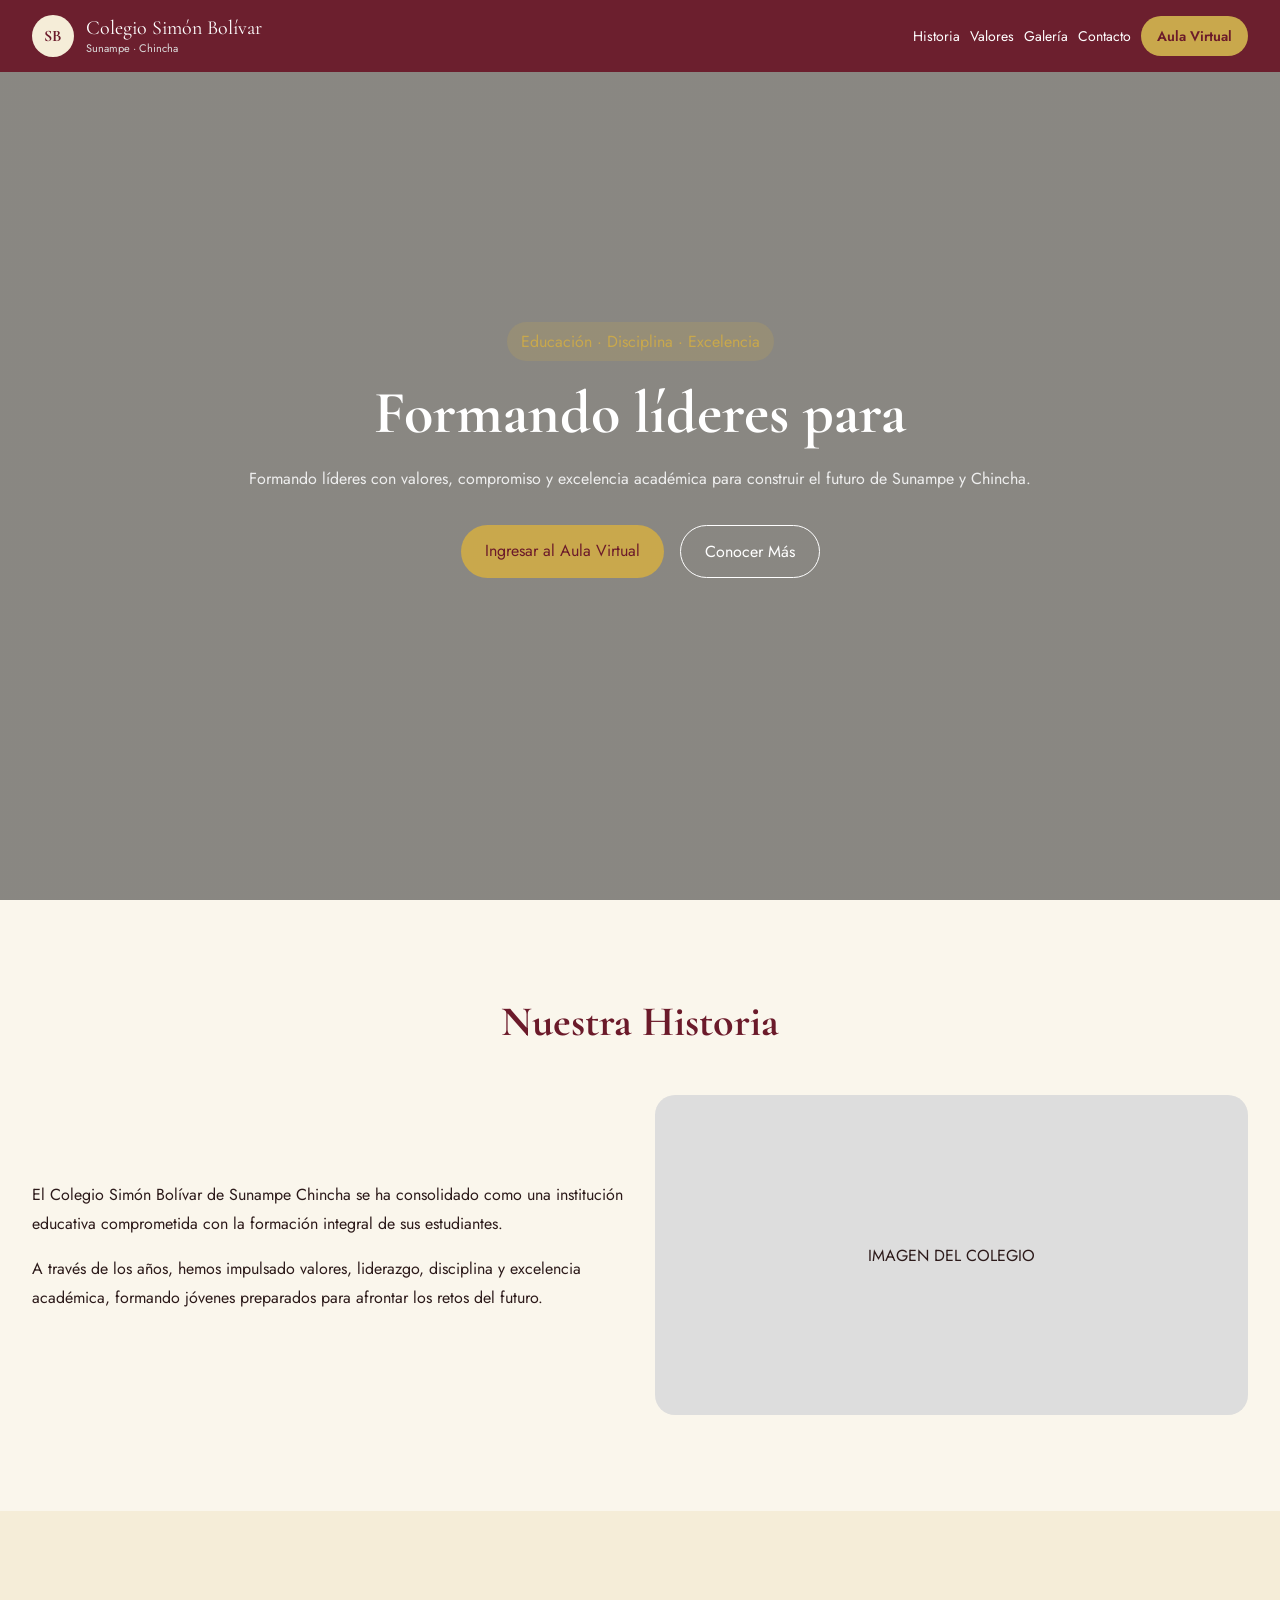
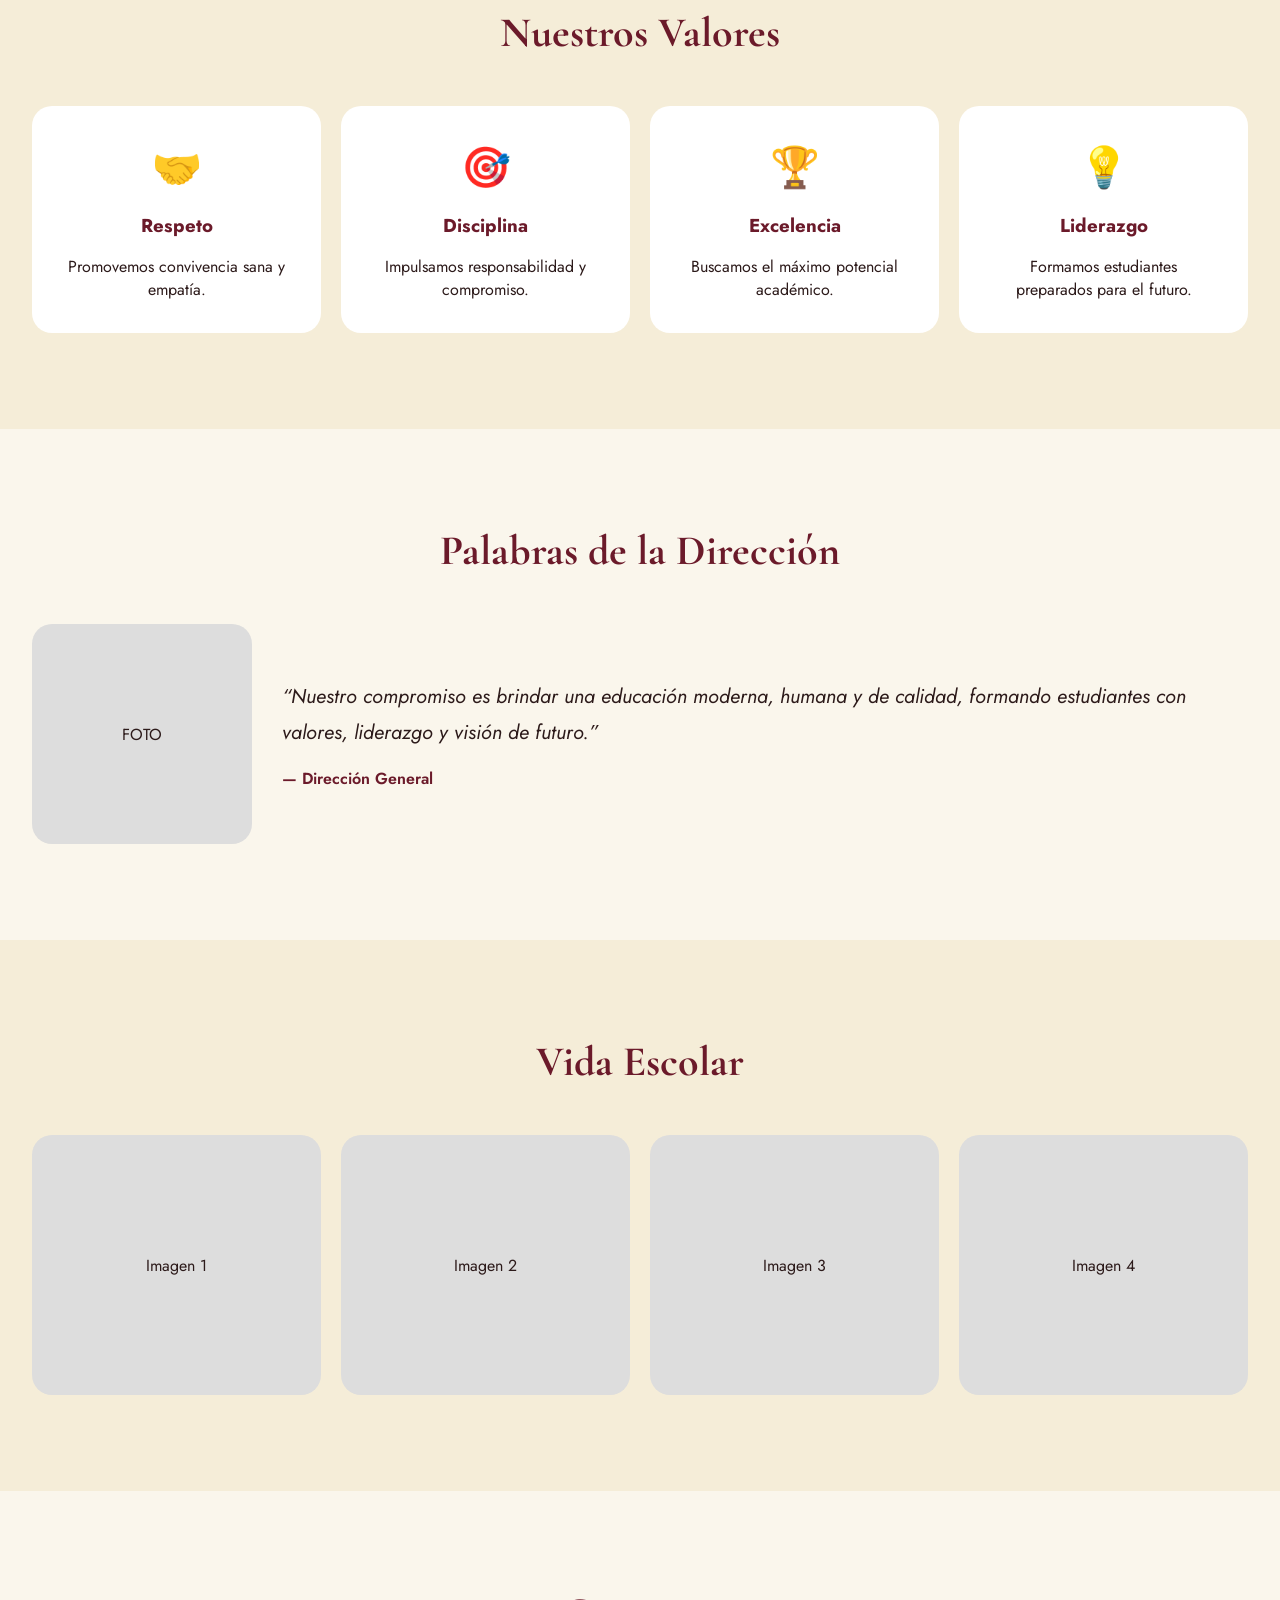
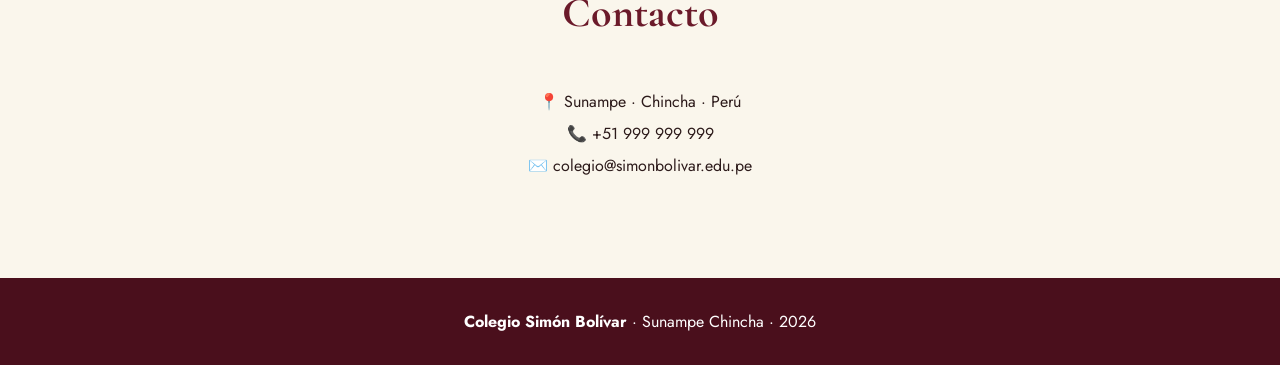
<file: index.html>
<!DOCTYPE html>
<html lang="es">
<head>

<meta charset="UTF-8">
<meta name="viewport" content="width=device-width, initial-scale=1.0">

<title>Colegio Simón Bolívar — Sunampe Chincha</title>

<link rel="stylesheet" href="index.css">

<link href="https://fonts.googleapis.com/css2?family=Cormorant+Garamond:wght@400;500;600;700&family=Jost:wght@300;400;500&display=swap" rel="stylesheet">

</head>

<body>

<!-- HEADER -->

<header>

  <div class="logo">

    <div class="escudo">SB</div>

    <div class="logo-info">
      <span class="logo-nombre">
        Colegio Simón Bolívar
      </span>

      <span class="logo-sub">
        Sunampe · Chincha
      </span>
    </div>

  </div>

  <nav>

    <a href="#historia">Historia</a>
    <a href="#valores">Valores</a>
    <a href="#galeria">Galería</a>
    <a href="#contacto">Contacto</a>

    <a href="login.html" class="btn-login">
      Aula Virtual
    </a>

  </nav>

</header>

<!-- HERO -->

<section class="hero">

  <div class="overlay"></div>

  <div class="hero-content">

    <span class="hero-badge">
      Educación · Disciplina · Excelencia
    </span>

    <h1 id="typing"></h1>

    <p>
      Formando líderes con valores, compromiso y excelencia académica
      para construir el futuro de Sunampe y Chincha.
    </p>

    <div class="hero-buttons">

      <a href="login.html" class="btn-principal">
        Ingresar al Aula Virtual
      </a>

      <a href="#historia" class="btn-secundario">
        Conocer Más
      </a>

    </div>

  </div>

</section>

<!-- HISTORIA -->

<section class="section" id="historia">

  <h2 class="titulo-seccion">
    Nuestra Historia
  </h2>

  <div class="historia-grid">

    <div class="historia-texto">

      <p>
        El Colegio Simón Bolívar de Sunampe Chincha se ha consolidado
        como una institución educativa comprometida con la formación
        integral de sus estudiantes.
      </p>

      <p>
        A través de los años, hemos impulsado valores, liderazgo,
        disciplina y excelencia académica, formando jóvenes preparados
        para afrontar los retos del futuro.
      </p>

    </div>

    <div class="historia-img">
      IMAGEN DEL COLEGIO
    </div>

  </div>

</section>

<!-- VALORES -->

<section class="section crema" id="valores">

  <h2 class="titulo-seccion">
    Nuestros Valores
  </h2>

  <div class="valores-grid">

    <div class="valor-card">
      <span>🤝</span>
      <h3>Respeto</h3>
      <p>Promovemos convivencia sana y empatía.</p>
    </div>

    <div class="valor-card">
      <span>🎯</span>
      <h3>Disciplina</h3>
      <p>Impulsamos responsabilidad y compromiso.</p>
    </div>

    <div class="valor-card">
      <span>🏆</span>
      <h3>Excelencia</h3>
      <p>Buscamos el máximo potencial académico.</p>
    </div>

    <div class="valor-card">
      <span>💡</span>
      <h3>Liderazgo</h3>
      <p>Formamos estudiantes preparados para el futuro.</p>
    </div>

  </div>

</section>

<!-- DIRECTORA -->

<section class="section">

  <h2 class="titulo-seccion">
    Palabras de la Dirección
  </h2>

  <div class="directora-box">

    <div class="directora-img">
      FOTO
    </div>

    <div>

      <p class="mensaje">
        “Nuestro compromiso es brindar una educación moderna,
        humana y de calidad, formando estudiantes con valores,
        liderazgo y visión de futuro.”
      </p>

      <span class="firma">
        — Dirección General
      </span>

    </div>

  </div>

</section>

<!-- GALERÍA -->

<section class="section crema" id="galeria">

  <h2 class="titulo-seccion">
    Vida Escolar
  </h2>

  <div class="galeria-grid">

    <div class="galeria-item">
      Imagen 1
    </div>

    <div class="galeria-item">
      Imagen 2
    </div>

    <div class="galeria-item">
      Imagen 3
    </div>

    <div class="galeria-item">
      Imagen 4
    </div>

  </div>

</section>

<!-- CONTACTO -->

<section class="section" id="contacto">

  <h2 class="titulo-seccion">
    Contacto
  </h2>

  <div class="contacto-box">

    <p>📍 Sunampe · Chincha · Perú</p>

    <p>📞 +51 999 999 999</p>

    <p>✉️ colegio@simonbolivar.edu.pe</p>

  </div>

</section>

<!-- FOOTER -->

<footer>

  <strong>Colegio Simón Bolívar</strong>

  · Sunampe Chincha · 2026

</footer>

<script src="index.js"></script>

</body>
</html>
</file>
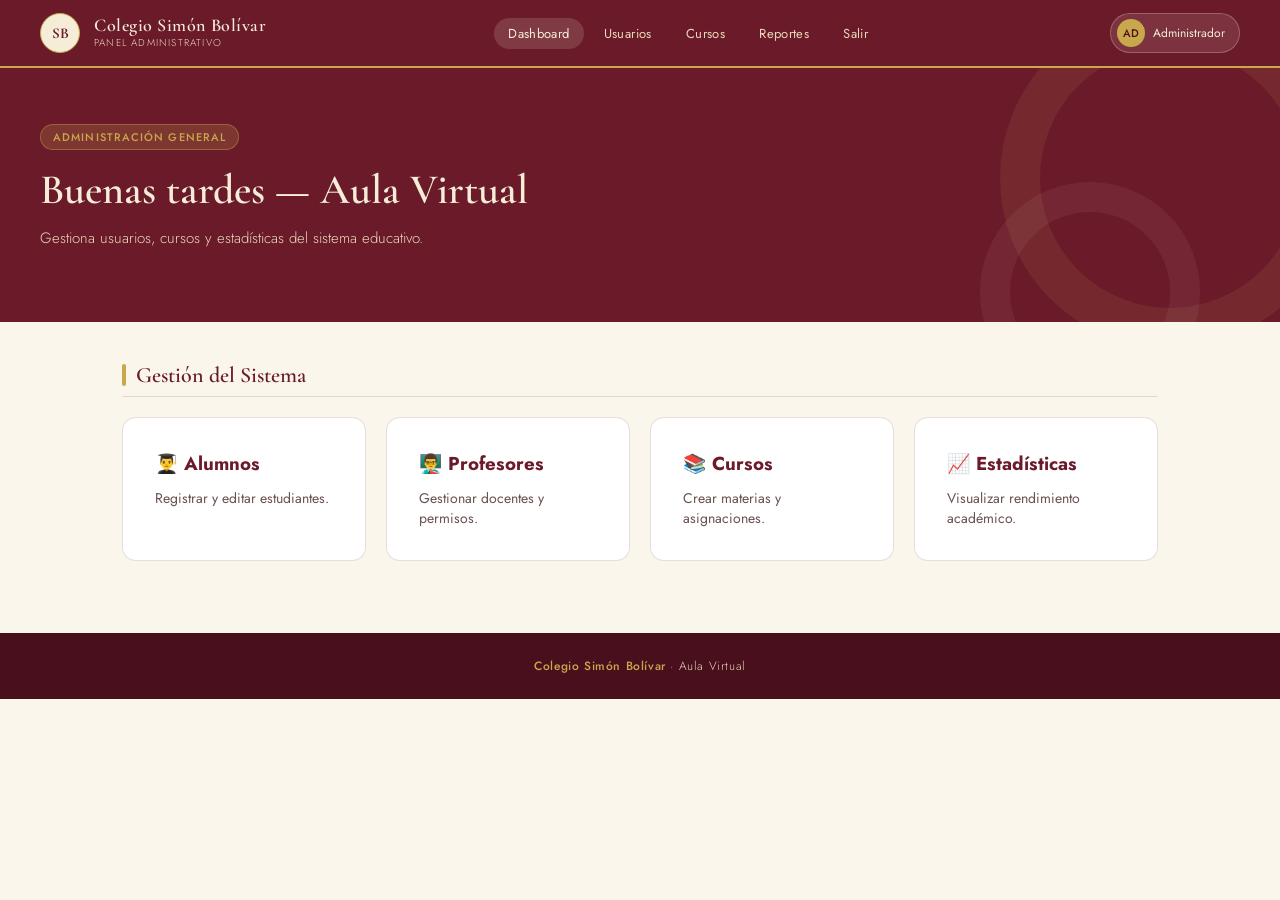
<file: admin.html>
<!DOCTYPE html>
<html lang="es">
<head>

<meta charset="UTF-8">
<meta name="viewport" content="width=device-width, initial-scale=1.0">

<title>Administrador — Aula Virtual</title>

<link rel="stylesheet" href="dashboard.css">
<link rel="stylesheet" href="admin.css">

<link href="https://fonts.googleapis.com/css2?family=Cormorant+Garamond:wght@400;600&family=Jost:wght@300;400;500&display=swap" rel="stylesheet">

</head>

<body>

<header>

  <div class="logo">
    <div class="escudo">SB</div>

    <div class="logo-info">
      <span class="logo-nombre">Colegio Simón Bolívar</span>
      <span class="logo-sub">Panel Administrativo</span>
    </div>
  </div>

  <nav id="nav-menu">
    <a href="admin.html" class="active">Dashboard</a>
    <a href="#">Usuarios</a>
    <a href="#">Cursos</a>
    <a href="#">Reportes</a>
    <a href="login.html">Salir</a>
  </nav>

  <div class="header-right">

    <div class="btn-usuario">
      <div class="avatar">AD</div>
      <span>Administrador</span>
    </div>

  </div>

</header>

<div class="hero">

  <div class="hero-inner">

    <span class="hero-badge">
      Administración General
    </span>

    <h1>Panel Administrativo</h1>

    <p>
      Gestiona usuarios, cursos y estadísticas
      del sistema educativo.
    </p>

  </div>

</div>

<main>

<h2 class="seccion-titulo">
  Gestión del Sistema
</h2>

<div class="admin-grid">

  <div class="admin-box">
    <h3>👨‍🎓 Alumnos</h3>
    <p>Registrar y editar estudiantes.</p>
  </div>

  <div class="admin-box">
    <h3>👨‍🏫 Profesores</h3>
    <p>Gestionar docentes y permisos.</p>
  </div>

  <div class="admin-box">
    <h3>📚 Cursos</h3>
    <p>Crear materias y asignaciones.</p>
  </div>

  <div class="admin-box">
    <h3>📈 Estadísticas</h3>
    <p>Visualizar rendimiento académico.</p>
  </div>

</div>

</main>

<footer>
  <strong>Colegio Simón Bolívar</strong>
  · Aula Virtual
</footer>

<script src="script.js"></script>

</body>
</html>
</file>
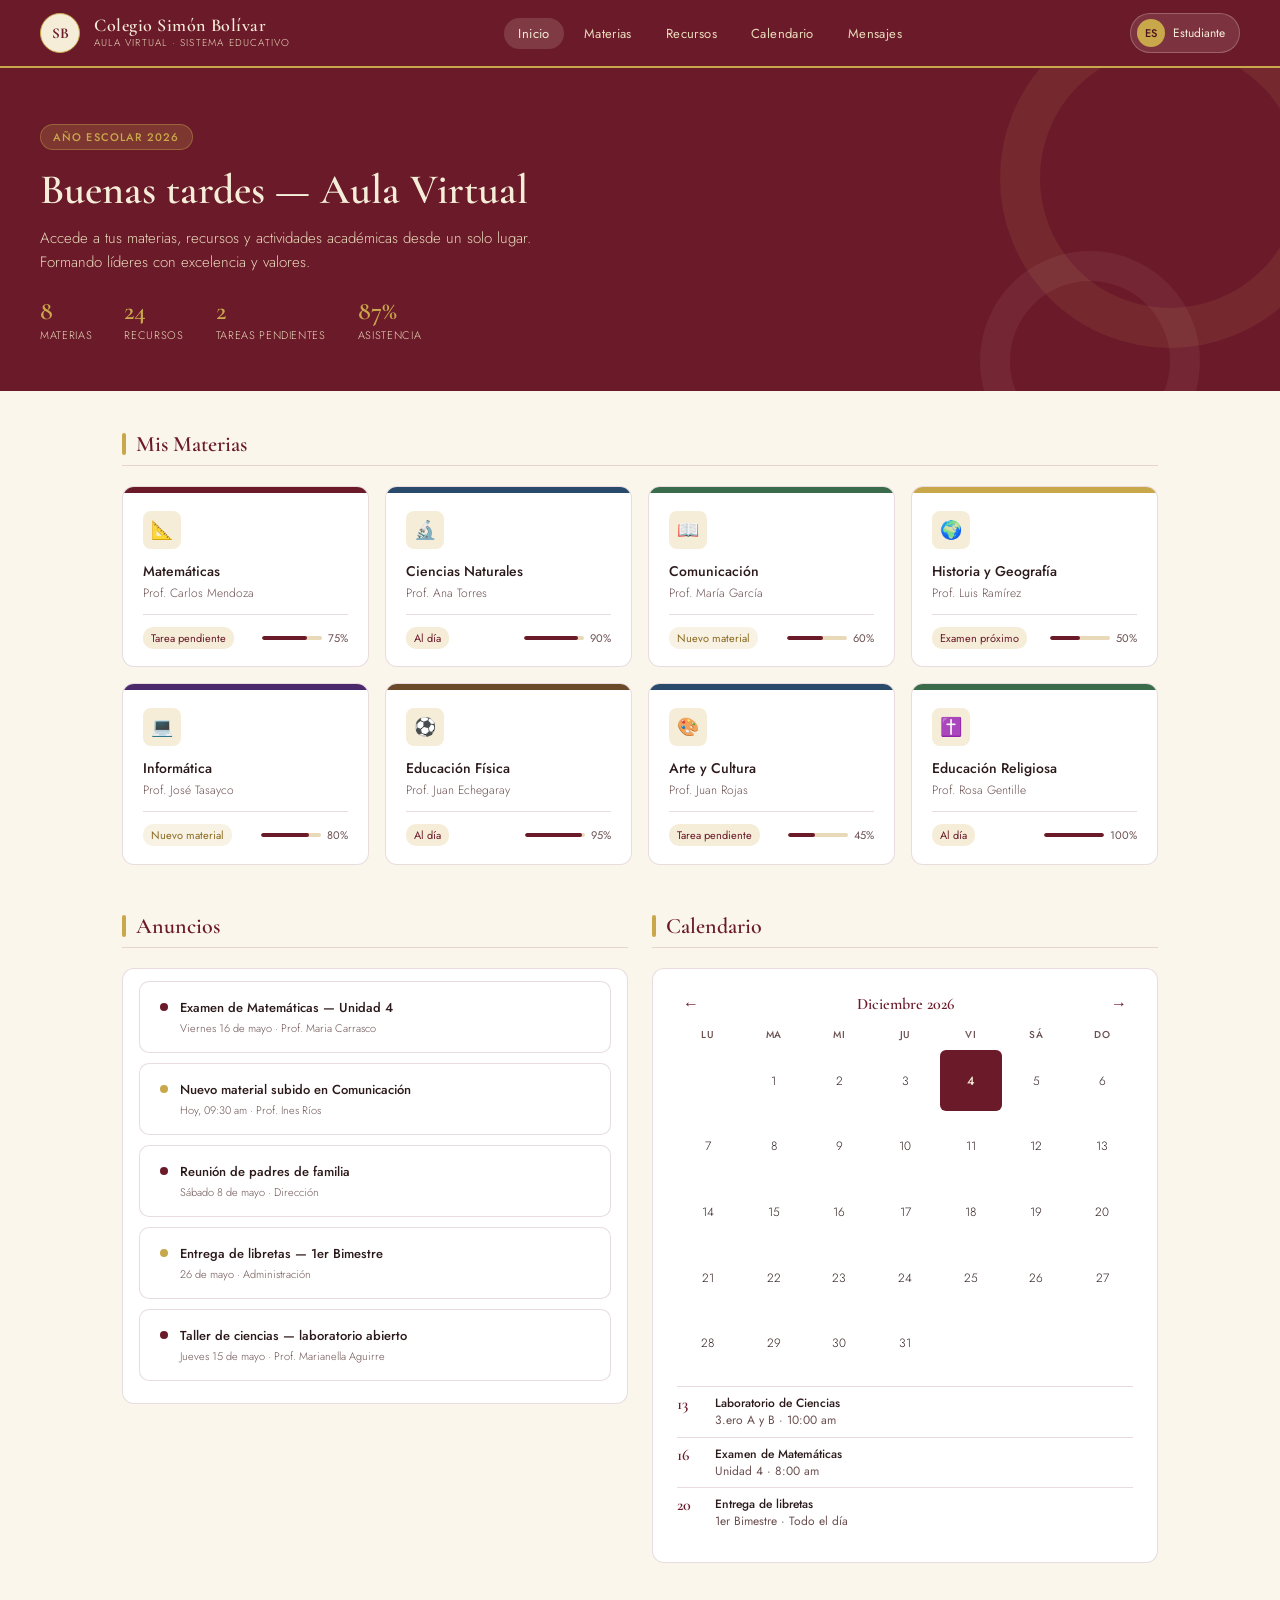
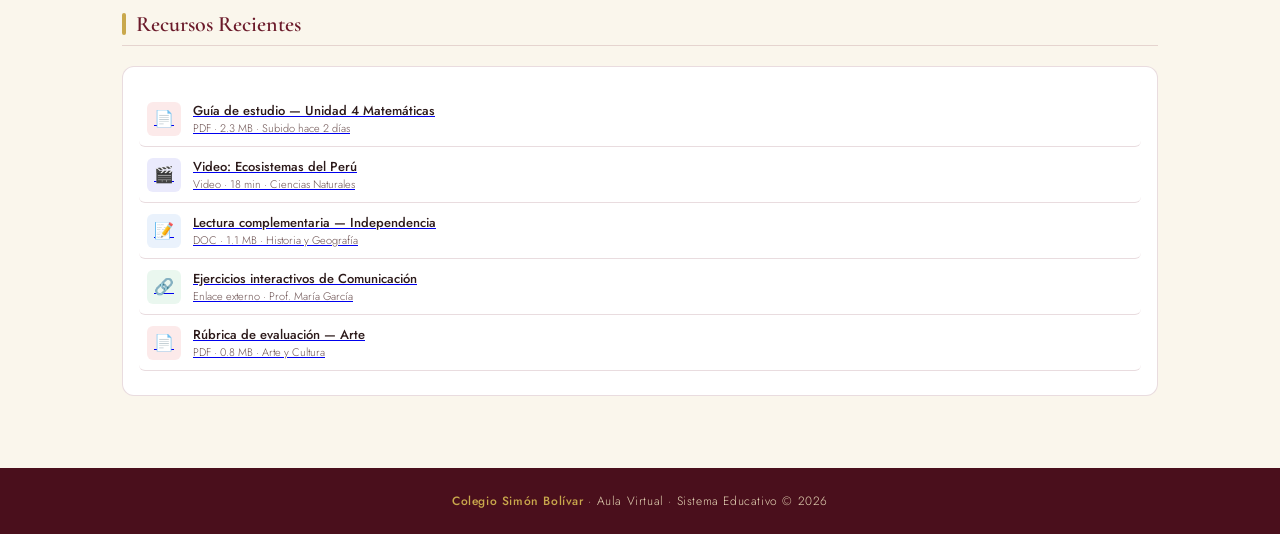
<file: dashboard.html>
<!DOCTYPE html>
<html lang="es">
<head>
  <meta charset="UTF-8">
  <meta name="viewport" content="width=device-width, initial-scale=1.0">
  <title>Aula Virtual — Colegio Simón Bolívar</title>
  <link href="https://fonts.googleapis.com/css2?family=Cormorant+Garamond:wght@400;500;600;700&family=Jost:wght@300;400;500&display=swap" rel="stylesheet">
  <link rel="stylesheet" href="dashboard.css">
</head>
<body>

<header>
  <div class="logo">
    <div class="escudo">SB</div>
    <div class="logo-info">
      <span class="logo-nombre">Colegio Simón Bolívar</span>
      <span class="logo-sub">Aula Virtual · Sistema Educativo</span>
    </div>
  </div>

  <nav id="nav-menu">
    <a href="dashboard.html" class="active">Inicio</a>
    <a href="materias.html">Materias</a>
    <a href="recursos.html">Recursos</a>
    <a href="calendario.html">Calendario</a>
    <a href="mensajes.html">Mensajes</a>
  </nav>

  <div class="header-right">
    <div class="btn-usuario">
      <div class="avatar">ES</div>
      <span>Estudiante</span>
    </div>
    <button class="btn-hamburguesa" id="btn-menu" aria-label="Abrir menú" aria-expanded="false">
      <span></span><span></span><span></span>
    </button>
  </div>
</header>

<div class="hero">
  <div class="hero-inner">
    <span class="hero-badge">Año Escolar 2026</span>
    <h1>Bienvenido al Aula Virtual</h1>
    <p>Accede a tus materias, recursos y actividades académicas desde un solo lugar. Formando líderes con excelencia y valores.</p>
    <div class="hero-stats">
      <div class="stat">
        <span class="stat-num">8</span>
        <span class="stat-label">Materias</span>
      </div>
      <div class="stat">
        <span class="stat-num">24</span>
        <span class="stat-label">Recursos</span>
      </div>
      <div class="stat">
        <span class="stat-num">3</span>
        <span class="stat-label">Tareas pendientes</span>
      </div>
      <div class="stat">
        <span class="stat-num">87%</span>
        <span class="stat-label">Asistencia</span>
      </div>
    </div>
  </div>
</div>

<main>

  <h2 class="seccion-titulo">Mis Materias</h2>
  <div class="grid-materias">

    <a class="materia-card" href="materias.html">
      <div class="materia-header"></div>
      <div class="materia-body">
        <div class="materia-icono">📐</div>
        <div class="materia-nombre">Matemáticas</div>
        <div class="materia-docente">Prof. Carlos Mendoza</div>
        <div class="materia-footer">
          <span class="tag">Tarea pendiente</span>
          <div class="progreso-wrap">
            <div class="progreso-bar"><div class="progreso-fill" style="width:75%"></div></div>
            <span class="progreso-num">75%</span>
          </div>
        </div>
      </div>
    </a>

    <a class="materia-card" href="materias.html">
      <div class="materia-header azul"></div>
      <div class="materia-body">
        <div class="materia-icono">🔬</div>
        <div class="materia-nombre">Ciencias Naturales</div>
        <div class="materia-docente">Prof. Ana Torres</div>
        <div class="materia-footer">
          <span class="tag">Al día</span>
          <div class="progreso-wrap">
            <div class="progreso-bar"><div class="progreso-fill" style="width:90%"></div></div>
            <span class="progreso-num">90%</span>
          </div>
        </div>
      </div>
    </a>

    <a class="materia-card" href="materias.html">
      <div class="materia-header verde"></div>
      <div class="materia-body">
        <div class="materia-icono">📖</div>
        <div class="materia-nombre">Comunicación</div>
        <div class="materia-docente">Prof. María García</div>
        <div class="materia-footer">
          <span class="tag nuevo">Nuevo material</span>
          <div class="progreso-wrap">
            <div class="progreso-bar"><div class="progreso-fill" style="width:60%"></div></div>
            <span class="progreso-num">60%</span>
          </div>
        </div>
      </div>
    </a>

    <a class="materia-card" href="materias.html">
      <div class="materia-header oro"></div>
      <div class="materia-body">
        <div class="materia-icono">🌍</div>
        <div class="materia-nombre">Historia y Geografía</div>
        <div class="materia-docente">Prof. Luis Ramírez</div>
        <div class="materia-footer">
          <span class="tag">Examen próximo</span>
          <div class="progreso-wrap">
            <div class="progreso-bar"><div class="progreso-fill" style="width:50%"></div></div>
            <span class="progreso-num">50%</span>
          </div>
        </div>
      </div>
    </a>

    <a class="materia-card" href="materias.html">
      <div class="materia-header morado"></div>
      <div class="materia-body">
        <div class="materia-icono">💻</div>
        <div class="materia-nombre">Informática</div>
        <div class="materia-docente">Prof. José Tasayco</div>
        <div class="materia-footer">
          <span class="tag nuevo">Nuevo material</span>
          <div class="progreso-wrap">
            <div class="progreso-bar"><div class="progreso-fill" style="width:80%"></div></div>
            <span class="progreso-num">80%</span>
          </div>
        </div>
      </div>
    </a>

    <a class="materia-card" href="materias.html">
      <div class="materia-header cafe"></div>
      <div class="materia-body">
        <div class="materia-icono">⚽</div>
        <div class="materia-nombre">Educación Física</div>
        <div class="materia-docente">Prof. Juan Echegaray</div>
        <div class="materia-footer">
          <span class="tag">Al día</span>
          <div class="progreso-wrap">
            <div class="progreso-bar"><div class="progreso-fill" style="width:95%"></div></div>
            <span class="progreso-num">95%</span>
          </div>
        </div>
      </div>
    </a>

    <a class="materia-card" href="materias.html">
      <div class="materia-header azul"></div>
      <div class="materia-body">
        <div class="materia-icono">🎨</div>
        <div class="materia-nombre">Arte y Cultura</div>
        <div class="materia-docente">Prof. Juan Rojas</div>
        <div class="materia-footer">
          <span class="tag">Tarea pendiente</span>
          <div class="progreso-wrap">
            <div class="progreso-bar"><div class="progreso-fill" style="width:45%"></div></div>
            <span class="progreso-num">45%</span>
          </div>
        </div>
      </div>
    </a>

    <a class="materia-card" href="materias.html">
      <div class="materia-header verde"></div>
      <div class="materia-body">
        <div class="materia-icono">✝️</div>
        <div class="materia-nombre">Educación Religiosa</div>
        <div class="materia-docente">Prof. Rosa Gentille</div>
        <div class="materia-footer">
          <span class="tag">Al día</span>
          <div class="progreso-wrap">
            <div class="progreso-bar"><div class="progreso-fill" style="width:100%"></div></div>
            <span class="progreso-num">100%</span>
          </div>
        </div>
      </div>
    </a>

  </div>

  <div class="dos-columnas">

    <div>
      <h2 class="seccion-titulo">Anuncios</h2>
      <div class="card" style="padding: 0.75rem 1rem;">
        <div class="anuncio">
          <div class="anuncio-dot"></div>
          <div>
            <div class="anuncio-titulo">Examen de Matemáticas — Unidad 4</div>
            <div class="anuncio-meta">Viernes 16 de mayo · Prof. Maria Carrasco</div>
          </div>
        </div>
        <div class="anuncio">
          <div class="anuncio-dot oro"></div>
          <div>
            <div class="anuncio-titulo">Nuevo material subido en Comunicación</div>
            <div class="anuncio-meta">Hoy, 09:30 am · Prof. Ines Ríos</div>
          </div>
        </div>
        <div class="anuncio">
          <div class="anuncio-dot"></div>
          <div>
            <div class="anuncio-titulo">Reunión de padres de familia</div>
            <div class="anuncio-meta">Sábado 8 de mayo · Dirección</div>
          </div>
        </div>
        <div class="anuncio">
          <div class="anuncio-dot oro"></div>
          <div>
            <div class="anuncio-titulo">Entrega de libretas — 1er Bimestre</div>
            <div class="anuncio-meta">26 de mayo · Administración</div>
          </div>
        </div>
        <div class="anuncio">
          <div class="anuncio-dot"></div>
          <div>
            <div class="anuncio-titulo">Taller de ciencias — laboratorio abierto</div>
            <div class="anuncio-meta">Jueves 15 de mayo · Prof. Marianella Aguirre</div>
          </div>
        </div>
      </div>
    </div>

    <div>
      <h2 class="seccion-titulo">Calendario</h2>
      <div class="card">
        <div class="cal-mes">
          <button class="cal-btn" onclick="cambiarMes(-1)" aria-label="Mes anterior">&#8592;</button>
          <span id="cal-titulo">Mayo 2026</span>
          <button class="cal-btn" onclick="cambiarMes(1)" aria-label="Mes siguiente">&#8594;</button>
        </div>
        <div class="cal-grid" id="cal-grid"></div>
        <div class="evento-lista">
          <div class="evento-item">
            <span class="evento-fecha">13</span>
            <span class="evento-desc">
              <span class="evento-nombre">Laboratorio de Ciencias</span>
              3.ero A y B · 10:00 am
            </span>
          </div>
          <div class="evento-item">
            <span class="evento-fecha">16</span>
            <span class="evento-desc">
              <span class="evento-nombre">Examen de Matemáticas</span>
              Unidad 4 · 8:00 am
            </span>
          </div>
          <div class="evento-item">
            <span class="evento-fecha">20</span>
            <span class="evento-desc">
              <span class="evento-nombre">Entrega de libretas</span>
              1er Bimestre · Todo el día
            </span>
          </div>
        </div>
      </div>
    </div>

  </div>

  <h2 class="seccion-titulo">Recursos Recientes</h2>
  <div class="card">
    <a class="recurso" href="recursos.html">
      <div class="recurso-icono pdf">📄</div>
      <div>
        <div class="recurso-nombre">Guía de estudio — Unidad 4 Matemáticas</div>
        <div class="recurso-meta">PDF · 2.3 MB · Subido hace 2 días</div>
      </div>
    </a>
    <a class="recurso" href="recursos.html">
      <div class="recurso-icono vid">🎬</div>
      <div>
        <div class="recurso-nombre">Video: Ecosistemas del Perú</div>
        <div class="recurso-meta">Video · 18 min · Ciencias Naturales</div>
      </div>
    </a>
    <a class="recurso" href="recursos.html">
      <div class="recurso-icono doc">📝</div>
      <div>
        <div class="recurso-nombre">Lectura complementaria — Independencia</div>
        <div class="recurso-meta">DOC · 1.1 MB · Historia y Geografía</div>
      </div>
    </a>
    <a class="recurso" href="recursos.html">
      <div class="recurso-icono link">🔗</div>
      <div>
        <div class="recurso-nombre">Ejercicios interactivos de Comunicación</div>
        <div class="recurso-meta">Enlace externo · Prof. María García</div>
      </div>
    </a>
    <a class="recurso" href="recursos.html">
      <div class="recurso-icono pdf">📄</div>
      <div>
        <div class="recurso-nombre">Rúbrica de evaluación — Arte</div>
        <div class="recurso-meta">PDF · 0.8 MB · Arte y Cultura</div>
      </div>
    </a>
  </div>

</main>

<footer>
  <strong>Colegio Simón Bolívar</strong> · Aula Virtual · Sistema Educativo &copy; 2026
</footer>

<script src="script.js"></script>
</body>
</html>
</file>
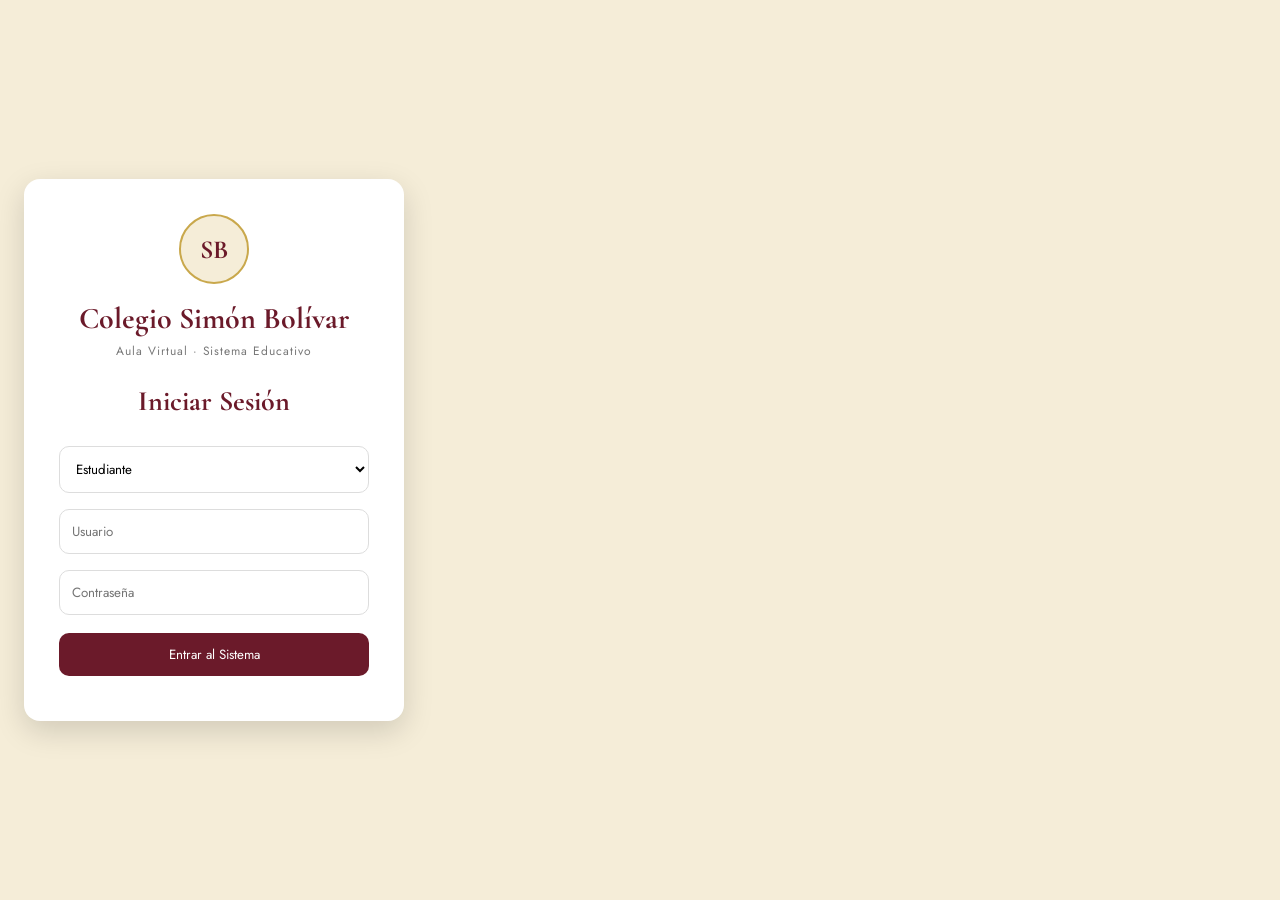
<file: login.html>
<!DOCTYPE html>
<html lang="es">
<head>

<meta charset="UTF-8">
<meta name="viewport" content="width=device-width, initial-scale=1.0">

<title>Login — Colegio Simón Bolívar</title>

<link rel="stylesheet" href="login.css">

<link href="https://fonts.googleapis.com/css2?family=Cormorant+Garamond:wght@400;600&family=Jost:wght@300;400;500&display=swap" rel="stylesheet">

</head>

<body>

<div class="login-container">

  <div class="box login-card">

    <div class="logo-area">

      <div class="escudo">SB</div>

      <h1>Colegio Simón Bolívar</h1>

      <p>Aula Virtual · Sistema Educativo</p>

    </div>

    <h2>Iniciar Sesión</h2>

    <select id="rol">

      <option value="estudiante">
        Estudiante
      </option>

      <option value="profesor">
        Profesor
      </option>

      <option value="admin">
        Administrador
      </option>

    </select>

    <input
      type="text"
      id="user"
      placeholder="Usuario"
    >

    <input
      type="password"
      id="pass"
      placeholder="Contraseña"
    >

    <button onclick="login()">
      Entrar al Sistema
    </button>

    <div
      class="error"
      id="error">
    </div>

  </div> <!-- login-card -->

</div> <!-- login-container -->

<script src="login.js"></script>

</body>
</html>
</file>
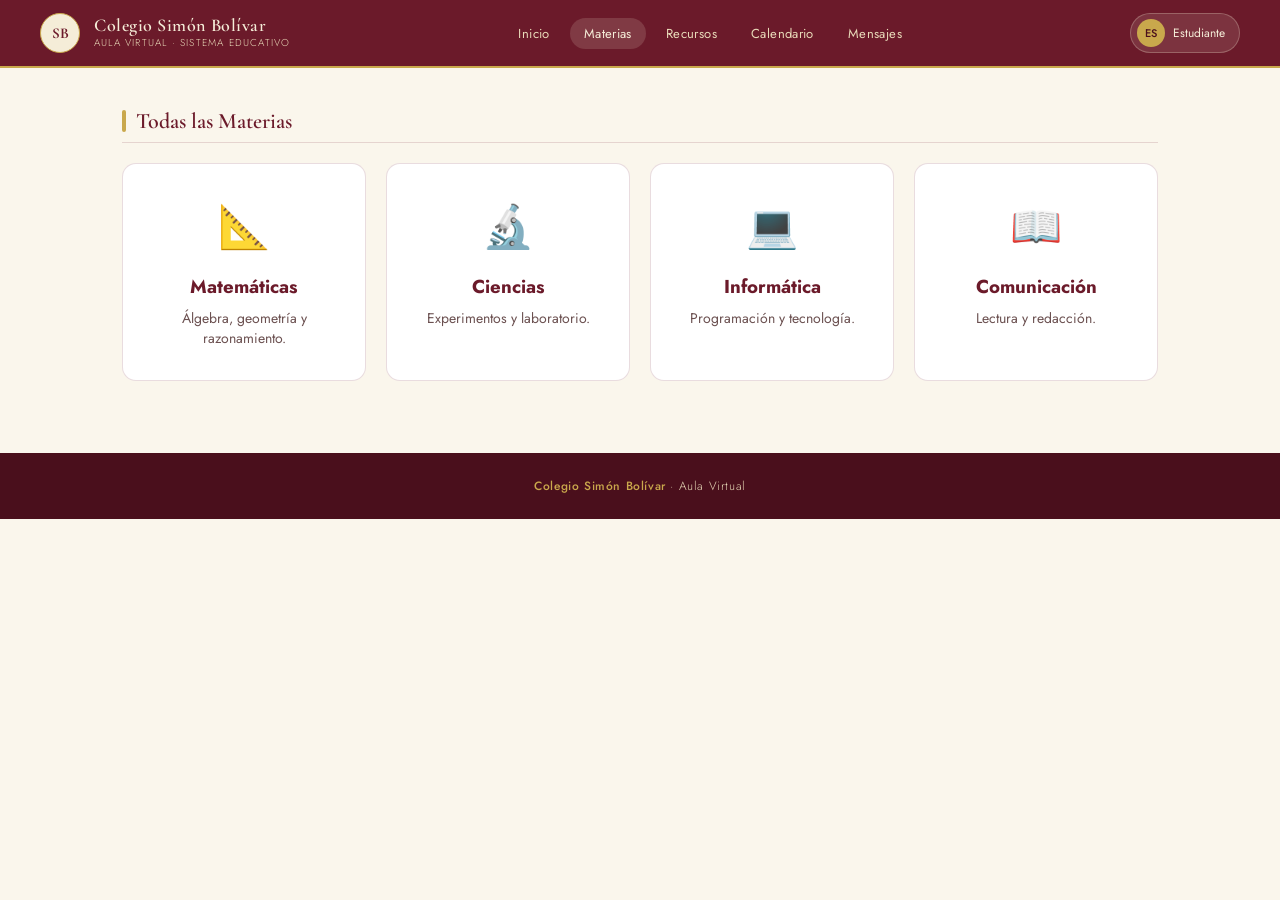
<file: materias.html>
<!DOCTYPE html>
<html lang="es">
<head>
  <meta charset="UTF-8">
  <meta name="viewport" content="width=device-width, initial-scale=1.0">
  <title>Materias — Aula Virtual</title>

  <link href="https://fonts.googleapis.com/css2?family=Cormorant+Garamond:wght@400;500;600;700&family=Jost:wght@300;400;500&display=swap" rel="stylesheet">

  <link rel="stylesheet" href="dashboard.css">
  <link rel="stylesheet" href="materias.css">
</head>
<body>

<header>

  <div class="logo">
    <div class="escudo">SB</div>

    <div class="logo-info">
      <span class="logo-nombre">Colegio Simón Bolívar</span>
      <span class="logo-sub">Aula Virtual · Sistema Educativo</span>
    </div>
  </div>

  <nav id="nav-menu">
    <a href="dashboard.html">Inicio</a>
    <a href="materias.html">Materias</a>
    <a href="recursos.html">Recursos</a>
    <a href="calendario.html">Calendario</a>
    <a href="mensajes.html">Mensajes</a>
  </nav>

  <div class="header-right">

    <div class="btn-usuario">
      <div class="avatar">ES</div>
      <span>Estudiante</span>
    </div>

    <button class="btn-hamburguesa"
            id="btn-menu"
            aria-label="Abrir menú"
            aria-expanded="false">

      <span></span>
      <span></span>
      <span></span>

    </button>

  </div>

</header>
<main>

<h2 class="seccion-titulo">Todas las Materias</h2>

<div class="materias-grid">

  <div class="materia-box">
    <span>📐</span>
    <h3>Matemáticas</h3>
    <p>Álgebra, geometría y razonamiento.</p>
  </div>

  <div class="materia-box">
    <span>🔬</span>
    <h3>Ciencias</h3>
    <p>Experimentos y laboratorio.</p>
  </div>

  <div class="materia-box">
    <span>💻</span>
    <h3>Informática</h3>
    <p>Programación y tecnología.</p>
  </div>

  <div class="materia-box">
    <span>📖</span>
    <h3>Comunicación</h3>
    <p>Lectura y redacción.</p>
  </div>

</div>

</main>

<footer>
  <strong>Colegio Simón Bolívar</strong> · Aula Virtual
</footer>

<script src="script.js"></script>

</body>
</html>
</file>
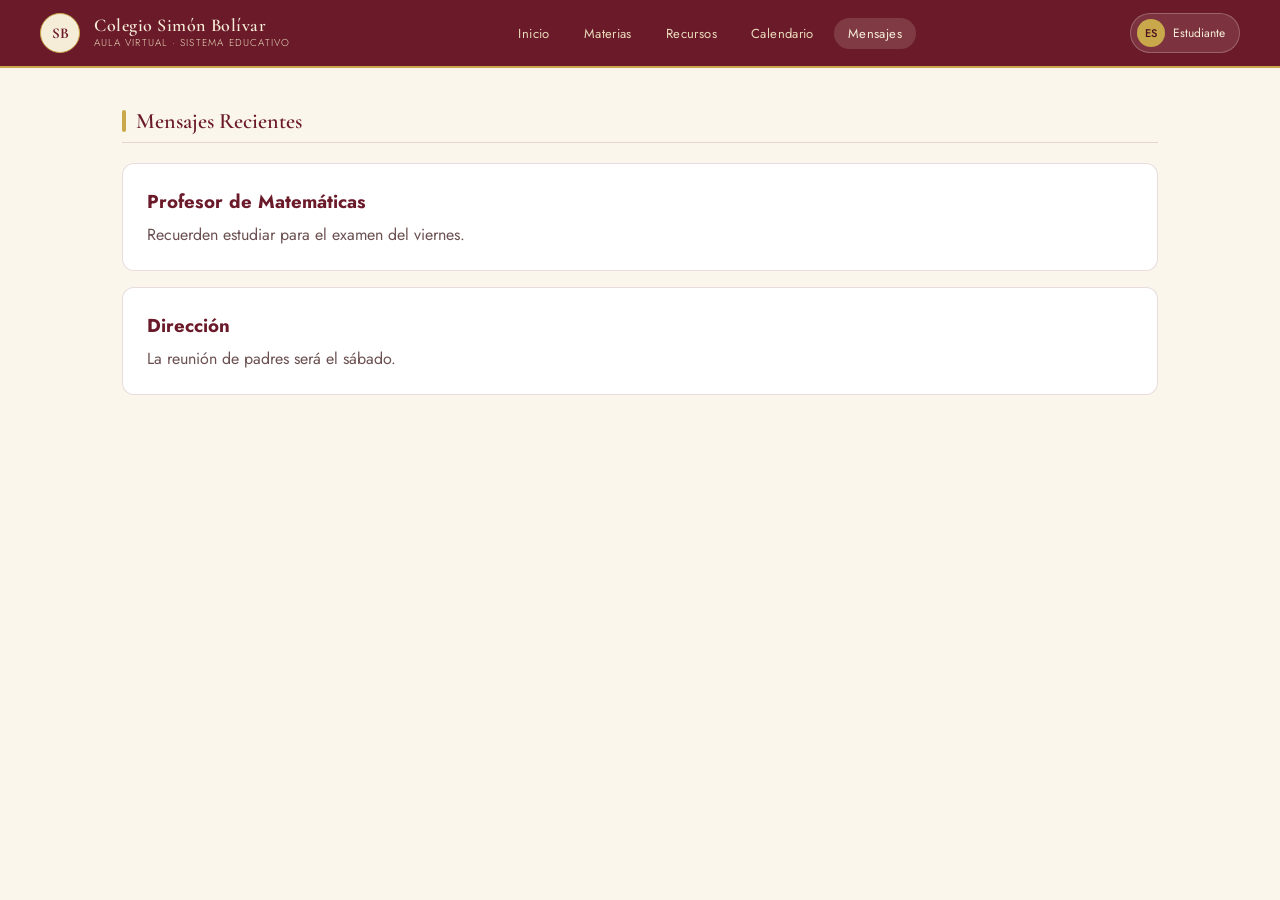
<file: mensajes.html>
<!DOCTYPE html>
<html lang="es">
<head>

<meta charset="UTF-8">
<meta name="viewport" content="width=device-width, initial-scale=1.0">

<title>Mensajes</title>

<link href="https://fonts.googleapis.com/css2?family=Cormorant+Garamond:wght@400;500;600;700&family=Jost:wght@300;400;500&display=swap" rel="stylesheet">

<link rel="stylesheet" href="dashboard.css">
<link rel="stylesheet" href="mensajes.css">

</head>
<body>

<header>

  <div class="logo">
    <div class="escudo">SB</div>

    <div class="logo-info">
      <span class="logo-nombre">Colegio Simón Bolívar</span>
      <span class="logo-sub">Aula Virtual · Sistema Educativo</span>
    </div>
  </div>

  <nav id="nav-menu">
    <a href="dashboard.html">Inicio</a>
    <a href="materias.html">Materias</a>
    <a href="recursos.html">Recursos</a>
    <a href="calendario.html">Calendario</a>
    <a href="mensajes.html">Mensajes</a>
  </nav>

  <div class="header-right">

    <div class="btn-usuario">
      <div class="avatar">ES</div>
      <span>Estudiante</span>
    </div>

    <button class="btn-hamburguesa"
            id="btn-menu"
            aria-label="Abrir menú"
            aria-expanded="false">

      <span></span>
      <span></span>
      <span></span>

    </button>

  </div>

</header>

<main>

<h2 class="seccion-titulo">Mensajes Recientes</h2>

<div class="mensaje">
<h3>Profesor de Matemáticas</h3>
<p>Recuerden estudiar para el examen del viernes.</p>
</div>

<div class="mensaje">
<h3>Dirección</h3>
<p>La reunión de padres será el sábado.</p>
</div>

</main>

<script src="script.js"></script>

</body>
</html>
</file>
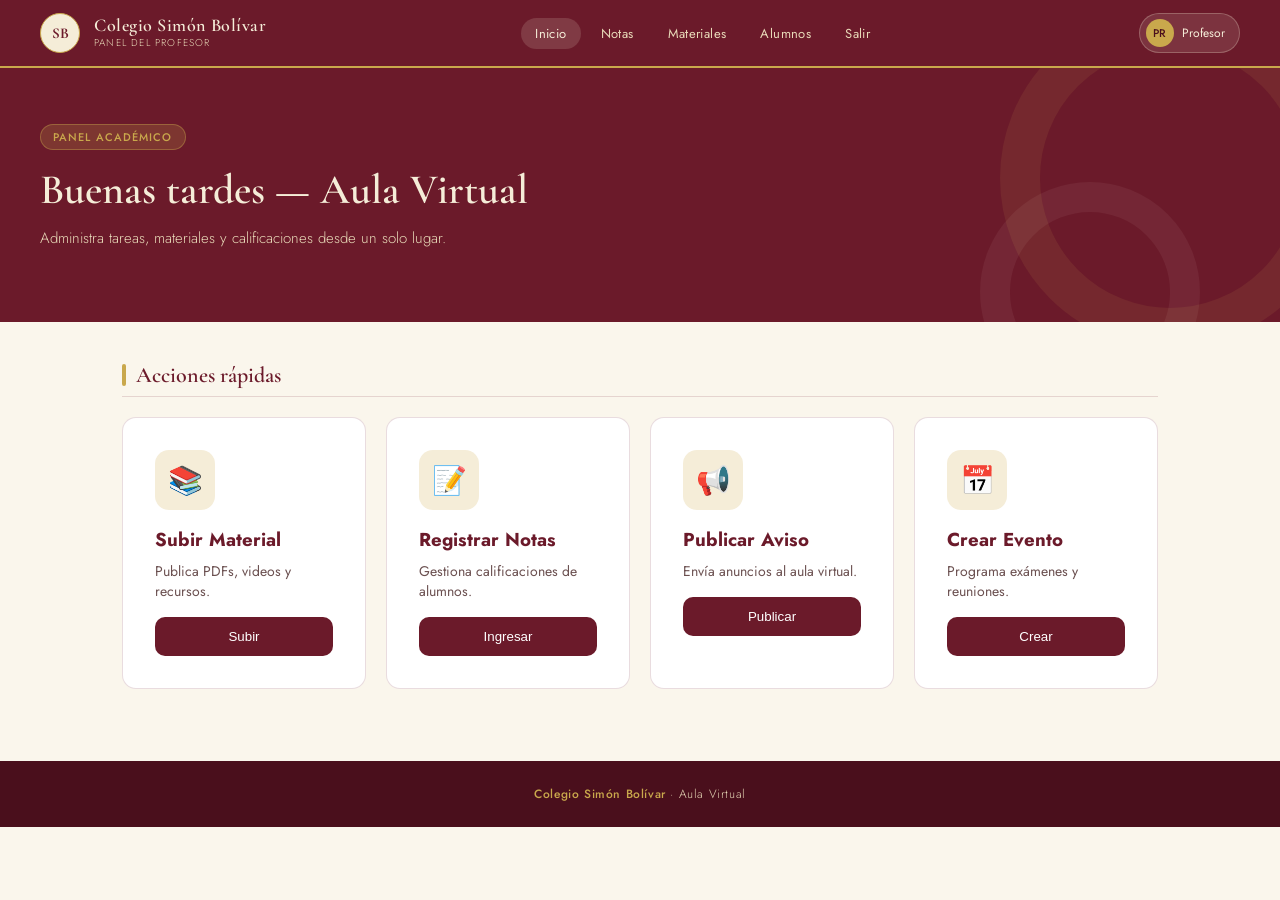
<file: profesor.html>
<!DOCTYPE html>
<html lang="es">
<head>

<meta charset="UTF-8">
<meta name="viewport" content="width=device-width, initial-scale=1.0">

<title>Panel Profesor — Aula Virtual</title>

<link rel="stylesheet" href="dashboard.css">
<link rel="stylesheet" href="profesor.css">

<link href="https://fonts.googleapis.com/css2?family=Cormorant+Garamond:wght@400;600&family=Jost:wght@300;400;500&display=swap" rel="stylesheet">

</head>

<body>

<header>

  <div class="logo">
    <div class="escudo">SB</div>

    <div class="logo-info">
      <span class="logo-nombre">Colegio Simón Bolívar</span>
      <span class="logo-sub">Panel del Profesor</span>
    </div>
  </div>

  <nav id="nav-menu">
    <a href="profesor.html" class="active">Inicio</a>
    <a href="#">Notas</a>
    <a href="#">Materiales</a>
    <a href="#">Alumnos</a>
    <a href="login.html">Salir</a>
  </nav>

  <div class="header-right">

    <div class="btn-usuario">
      <div class="avatar">PR</div>
      <span>Profesor</span>
    </div>

  </div>

</header>

<div class="hero">

  <div class="hero-inner">

    <span class="hero-badge">
      Panel Académico
    </span>

    <h1>Bienvenido Profesor</h1>

    <p>
      Administra tareas, materiales y calificaciones
      desde un solo lugar.
    </p>

  </div>

</div>

<main>

<h2 class="seccion-titulo">
  Acciones rápidas
</h2>

<div class="panel-grid">

  <div class="panel-card">
    <div class="panel-icon">📚</div>

    <h3>Subir Material</h3>

    <p>
      Publica PDFs, videos y recursos.
    </p>

    <button>Subir</button>
  </div>

  <div class="panel-card">
    <div class="panel-icon">📝</div>

    <h3>Registrar Notas</h3>

    <p>
      Gestiona calificaciones de alumnos.
    </p>

    <button>Ingresar</button>
  </div>

  <div class="panel-card">
    <div class="panel-icon">📢</div>

    <h3>Publicar Aviso</h3>

    <p>
      Envía anuncios al aula virtual.
    </p>

    <button>Publicar</button>
  </div>

  <div class="panel-card">
    <div class="panel-icon">📅</div>

    <h3>Crear Evento</h3>

    <p>
      Programa exámenes y reuniones.
    </p>

    <button>Crear</button>
  </div>

</div>

</main>

<footer>
  <strong>Colegio Simón Bolívar</strong>
  · Aula Virtual
</footer>

<script src="script.js"></script>

</body>
</html>
</file>
<file: index.css>
*{
  margin:0;
  padding:0;
  box-sizing:border-box;
}

:root{
  --guinda:#6B1A2A;
  --guinda-dark:#4A0F1C;
  --crema:#F5EDD8;
  --crema-light:#FAF6EC;
  --oro:#C9A84C;
  --texto:#2C1A1A;
}

body{
  font-family:'Jost',sans-serif;
  background:var(--crema-light);
  color:var(--texto);
}

/* HEADER */

header{
  position:fixed;
  top:0;
  width:100%;
  height:72px;

  background:rgba(107,26,42,0.95);

  backdrop-filter:blur(10px);

  display:flex;
  align-items:center;
  justify-content:space-between;

  padding:0 2rem;

  z-index:1000;
}

.logo{
  display:flex;
  align-items:center;
  gap:12px;
}

.escudo{
  width:42px;
  height:42px;

  border-radius:50%;

  background:var(--crema);

  display:flex;
  align-items:center;
  justify-content:center;

  font-family:'Cormorant Garamond',serif;
  font-weight:700;

  color:var(--guinda);
}

.logo-info{
  display:flex;
  flex-direction:column;
}

.logo-nombre{
  color:white;
  font-family:'Cormorant Garamond',serif;
  font-size:20px;
}

.logo-sub{
  color:#ddd;
  font-size:11px;
}

nav{
  display:flex;
  align-items:center;
  gap:10px;
}

nav a{
  color:white;
  text-decoration:none;
  font-size:14px;
}

.btn-login{
  background:var(--oro);
  color:var(--guinda);
  padding:10px 16px;
  border-radius:30px;
  font-weight:600;
}

/* HERO */

.hero{
  height:100vh;

  background:
  linear-gradient(rgba(0,0,0,0.45),
  rgba(0,0,0,0.45)),

  url('https://images.unsplash.com/photo-1509062522246-3755977927d7?q=80&w=1600&auto=format&fit=crop');

  background-size:cover;
  background-position:center;

  display:flex;
  align-items:center;
  justify-content:center;

  text-align:center;

  padding:2rem;
}

.hero-content{
  max-width:800px;
}

.hero-badge{
  display:inline-block;

  background:rgba(201,168,76,0.2);

  color:var(--oro);

  padding:8px 14px;

  border-radius:30px;

  margin-bottom:1rem;
}

.hero h1{
  font-family:'Cormorant Garamond',serif;
  font-size:60px;
  color:white;
  margin-bottom:1rem;
}

.hero p{
  color:#eee;
  line-height:1.7;
  margin-bottom:2rem;
}

.hero-buttons{
  display:flex;
  justify-content:center;
  gap:1rem;
  flex-wrap:wrap;
}

.btn-principal,
.btn-secundario{
  padding:14px 24px;
  border-radius:30px;
  text-decoration:none;
  transition:0.2s;
}

.btn-principal{
  background:var(--oro);
  color:var(--guinda);
}

.btn-secundario{
  border:1px solid white;
  color:white;
}

/* SECCIONES */

.section{
  padding:6rem 2rem;
}

.crema{
  background:var(--crema);
}

.titulo-seccion{
  text-align:center;

  font-family:'Cormorant Garamond',serif;

  font-size:42px;

  color:var(--guinda);

  margin-bottom:3rem;
}

/* HISTORIA */

.historia-grid{
  display:grid;
  grid-template-columns:1fr 1fr;
  gap:30px;
  align-items:center;
}

.historia-texto p{
  margin-bottom:1rem;
  line-height:1.8;
}

.historia-img{
  height:320px;

  background:#ddd;

  border-radius:20px;

  display:flex;
  align-items:center;
  justify-content:center;
}

/* VALORES */

.valores-grid{
  display:grid;
  grid-template-columns:repeat(auto-fit,minmax(220px,1fr));
  gap:20px;
}

.valor-card{
  background:white;

  padding:2rem;

  border-radius:20px;

  text-align:center;

  transition:0.2s;
}

.valor-card:hover{
  transform:translateY(-6px);
}

.valor-card span{
  font-size:40px;
}

.valor-card h3{
  margin:1rem 0;
  color:var(--guinda);
}

/* DIRECTORA */

.directora-box{
  display:grid;
  grid-template-columns:220px 1fr;
  gap:30px;
  align-items:center;
}

.directora-img{
  width:220px;
  height:220px;

  border-radius:20px;

  background:#ddd;

  display:flex;
  align-items:center;
  justify-content:center;
}

.mensaje{
  font-size:20px;
  line-height:1.8;
  font-style:italic;
}

.firma{
  display:block;
  margin-top:1rem;
  color:var(--guinda);
  font-weight:600;
}

/* GALERÍA */

.galeria-grid{
  display:grid;
  grid-template-columns:repeat(auto-fit,minmax(240px,1fr));
  gap:20px;
}

.galeria-item{
  height:260px;

  background:#ddd;

  border-radius:20px;

  display:flex;
  align-items:center;
  justify-content:center;

  transition:0.2s;
}

.galeria-item:hover{
  transform:scale(1.03);
}

/* CONTACTO */

.contacto-box{
  text-align:center;
  line-height:2;
}

/* FOOTER */

footer{
  background:var(--guinda-dark);
  color:white;
  text-align:center;
  padding:2rem;
}

/* RESPONSIVE */

@media(max-width:900px){

  .historia-grid,
  .directora-box{
    grid-template-columns:1fr;
  }

  .hero h1{
    font-size:42px;
  }

}

@media(max-width:700px){

  nav{
    display:none;
  }

}
</file>
<file: dashboard.css>
*, *::before, *::after { box-sizing: border-box; margin: 0; padding: 0; }

:root {
  --guinda:       #6B1A2A;
  --guinda-hover: #7D2235;
  --guinda-dark:  #4A0F1C;
  --crema:        #F5EDD8;
  --crema-light:  #FAF6EC;
  --crema-dark:   #E8D9B8;
  --oro:          #C9A84C;
  --texto:        #2C1A1A;
  --texto-suave:  #6B5050;
  --borde:        rgba(107,26,42,0.15);
}

body {
  font-family: 'Jost', sans-serif;
  background: var(--crema-light);
  color: var(--texto);
  min-height: 100vh;
}

/* ── HEADER ── */
header {
  background: var(--guinda);
  padding: 0 2.5rem;
  height: 68px;
  display: flex;
  align-items: center;
  justify-content: space-between;
  position: sticky;
  top: 0;
  z-index: 100;
  border-bottom: 2px solid var(--oro);
}

.logo {
  display: flex;
  align-items: center;
  gap: 14px;
}

.escudo {
  width: 40px;
  height: 40px;
  border-radius: 50%;
  background: var(--crema);
  display: flex;
  align-items: center;
  justify-content: center;
  font-family: 'Cormorant Garamond', serif;
  font-size: 15px;
  font-weight: 700;
  color: var(--guinda);
  border: 1.5px solid var(--oro);
  flex-shrink: 0;
}

.logo-info { display: flex; flex-direction: column; }
.logo-nombre {
  font-family: 'Cormorant Garamond', serif;
  font-size: 18px;
  font-weight: 600;
  color: var(--crema);
  letter-spacing: 0.03em;
  line-height: 1.1;
}
.logo-sub {
  font-size: 10px;
  font-weight: 300;
  color: var(--crema-dark);
  letter-spacing: 0.12em;
  text-transform: uppercase;
}

nav {
  display: flex;
  gap: 6px;
}
nav a {
  color: var(--crema-dark);
  text-decoration: none;
  font-size: 13px;
  font-weight: 400;
  padding: 6px 14px;
  border-radius: 20px;
  letter-spacing: 0.03em;
  transition: background 0.2s, color 0.2s;
}
nav a:hover, nav a.active {
  background: rgba(245,237,216,0.15);
  color: var(--crema);
}

.btn-usuario {
  display: flex;
  align-items: center;
  gap: 8px;
  background: rgba(245,237,216,0.12);
  border: 1px solid rgba(245,237,216,0.25);
  border-radius: 20px;
  padding: 5px 14px 5px 6px;
  cursor: pointer;
  transition: background 0.2s;
}
.btn-usuario:hover { background: rgba(245,237,216,0.2); }
.avatar {
  width: 28px;
  height: 28px;
  border-radius: 50%;
  background: var(--oro);
  display: flex;
  align-items: center;
  justify-content: center;
  font-size: 11px;
  font-weight: 500;
  color: var(--guinda-dark);
}
.btn-usuario span {
  font-size: 12px;
  color: var(--crema);
  font-weight: 400;
}

/* ── HERO ── */
.hero {
  background: var(--guinda);
  padding: 3.5rem 2.5rem 3rem;
  position: relative;
  overflow: hidden;
}
.hero::before {
  content: '';
  position: absolute;
  right: -60px;
  top: -60px;
  width: 340px;
  height: 340px;
  border-radius: 50%;
  border: 40px solid rgba(201,168,76,0.1);
  pointer-events: none;
}
.hero::after {
  content: '';
  position: absolute;
  right: 80px;
  bottom: -80px;
  width: 220px;
  height: 220px;
  border-radius: 50%;
  border: 30px solid rgba(245,237,216,0.06);
  pointer-events: none;
}
.hero-inner { max-width: 680px; position: relative; z-index: 1; }
.hero-badge {
  display: inline-block;
  background: rgba(201,168,76,0.2);
  border: 1px solid rgba(201,168,76,0.4);
  color: var(--oro);
  font-size: 11px;
  font-weight: 500;
  letter-spacing: 0.1em;
  text-transform: uppercase;
  padding: 4px 12px;
  border-radius: 20px;
  margin-bottom: 1rem;
}
.hero h1 {
  font-family: 'Cormorant Garamond', serif;
  font-size: clamp(28px, 4vw, 42px);
  font-weight: 600;
  color: var(--crema);
  line-height: 1.15;
  margin-bottom: 0.75rem;
}
.hero p {
  font-size: 15px;
  font-weight: 300;
  color: var(--crema-dark);
  line-height: 1.6;
  max-width: 520px;
  margin-bottom: 1.5rem;
}
.hero-stats {
  display: flex;
  gap: 2rem;
}
.stat { display: flex; flex-direction: column; }
.stat-num {
  font-family: 'Cormorant Garamond', serif;
  font-size: 26px;
  font-weight: 600;
  color: var(--oro);
  line-height: 1;
}
.stat-label {
  font-size: 11px;
  color: var(--crema-dark);
  font-weight: 300;
  letter-spacing: 0.06em;
  text-transform: uppercase;
  margin-top: 3px;
}

/* ── CONTENIDO PRINCIPAL ── */
main {
  max-width: 1100px;
  margin: 0 auto;
  padding: 2.5rem 2rem;
}

.seccion-titulo {
  font-family: 'Cormorant Garamond', serif;
  font-size: 22px;
  font-weight: 600;
  color: var(--guinda);
  margin-bottom: 1.25rem;
  padding-bottom: 0.5rem;
  border-bottom: 1.5px solid var(--borde);
  display: flex;
  align-items: center;
  gap: 10px;
}
.seccion-titulo::before {
  content: '';
  display: block;
  width: 4px;
  height: 22px;
  background: var(--oro);
  border-radius: 2px;
  flex-shrink: 0;
}

/* ── GRID MATERIAS ── */
.grid-materias {
  display: grid;
  grid-template-columns: repeat(auto-fill, minmax(240px, 1fr));
  gap: 16px;
  margin-bottom: 3rem;
}

.materia-card {
  background: white;
  border-radius: 12px;
  border: 1px solid var(--borde);
  overflow: hidden;
  cursor: pointer;
  transition: transform 0.2s, box-shadow 0.2s;
  text-decoration: none;
  color: inherit;
  display: block;
}
.materia-card:hover {
  transform: translateY(-3px);
  box-shadow: 0 8px 24px rgba(107,26,42,0.1);
}

.materia-header {
  height: 6px;
  background: var(--guinda);
}
.materia-header.oro    { background: var(--oro); }
.materia-header.verde  { background: #3A6B4A; }
.materia-header.azul   { background: #2A4A6B; }
.materia-header.morado { background: #4A2A6B; }
.materia-header.cafe   { background: #6B4A2A; }

.materia-body { padding: 1.1rem 1.25rem; }
.materia-icono {
  width: 38px;
  height: 38px;
  border-radius: 8px;
  background: var(--crema);
  display: flex;
  align-items: center;
  justify-content: center;
  font-size: 18px;
  margin-bottom: 0.75rem;
}
.materia-nombre {
  font-weight: 500;
  font-size: 14px;
  color: var(--texto);
  margin-bottom: 3px;
}
.materia-docente {
  font-size: 12px;
  color: var(--texto-suave);
  font-weight: 300;
  margin-bottom: 0.75rem;
}
.materia-footer {
  display: flex;
  align-items: center;
  justify-content: space-between;
  padding-top: 0.75rem;
  border-top: 1px solid var(--borde);
}
.tag {
  font-size: 11px;
  background: var(--crema);
  color: var(--guinda);
  padding: 3px 8px;
  border-radius: 10px;
  font-weight: 400;
}
.tag.nuevo {
  background: rgba(201,168,76,0.15);
  color: #8B6A20;
}
.progreso-wrap {
  display: flex;
  align-items: center;
  gap: 6px;
}
.progreso-bar {
  width: 60px;
  height: 4px;
  background: var(--crema-dark);
  border-radius: 2px;
  overflow: hidden;
}
.progreso-fill {
  height: 100%;
  background: var(--guinda);
  border-radius: 2px;
}
.progreso-num {
  font-size: 11px;
  color: var(--texto-suave);
  font-weight: 400;
}

/* ── DOS COLUMNAS ── */
.dos-columnas {
  display: grid;
  grid-template-columns: 1fr 1fr;
  gap: 24px;
  margin-bottom: 3rem;
}
@media (max-width: 680px) {
  .dos-columnas { grid-template-columns: 1fr; }
  nav { display: none; }
}

/* ── ANUNCIOS ── */
.anuncio {
  background: white;
  border-radius: 10px;
  border: 1px solid var(--borde);
  padding: 1rem 1.25rem;
  margin-bottom: 10px;
  display: flex;
  gap: 12px;
  align-items: flex-start;
  cursor: pointer;
  transition: background 0.15s;
}
.anuncio:hover { background: var(--crema-light); }
.anuncio-dot {
  width: 8px;
  height: 8px;
  border-radius: 50%;
  background: var(--guinda);
  margin-top: 5px;
  flex-shrink: 0;
}
.anuncio-dot.oro { background: var(--oro); }
.anuncio-titulo {
  font-size: 13px;
  font-weight: 500;
  color: var(--texto);
  margin-bottom: 3px;
}
.anuncio-meta {
  font-size: 11px;
  color: var(--texto-suave);
  font-weight: 300;
}

/* ── CALENDARIO ── */
.cal-grid {
  display: grid;
  grid-template-columns: repeat(7, 1fr);
  gap: 4px;
  margin-bottom: 8px;
}
.cal-dia-nombre {
  font-size: 10px;
  text-align: center;
  color: var(--texto-suave);
  font-weight: 500;
  letter-spacing: 0.05em;
  text-transform: uppercase;
  padding: 4px 0;
}
.cal-dia {
  aspect-ratio: 1;
  display: flex;
  align-items: center;
  justify-content: center;
  font-size: 12px;
  color: var(--texto);
  border-radius: 6px;
  cursor: pointer;
  transition: background 0.15s;
  font-weight: 300;
}
.cal-dia:hover { background: var(--crema-dark); }
.cal-dia.hoy {
  background: var(--guinda);
  color: var(--crema);
  font-weight: 500;
}
.cal-dia.evento {
  background: rgba(201,168,76,0.2);
  color: #6B4A10;
  font-weight: 500;
}
.cal-dia.vacio { opacity: 0; pointer-events: none; }
.cal-mes {
  font-family: 'Cormorant Garamond', serif;
  font-size: 16px;
  font-weight: 600;
  color: var(--guinda);
  margin-bottom: 8px;
  display: flex;
  align-items: center;
  justify-content: space-between;
}
.cal-btn {
  background: none;
  border: none;
  cursor: pointer;
  color: var(--guinda);
  font-size: 16px;
  padding: 2px 6px;
  border-radius: 4px;
}
.cal-btn:hover { background: var(--crema-dark); }

.evento-lista { margin-top: 12px; }
.evento-item {
  display: flex;
  gap: 10px;
  align-items: flex-start;
  padding: 8px 0;
  border-top: 1px solid var(--borde);
  font-size: 12px;
}
.evento-fecha {
  min-width: 28px;
  font-family: 'Cormorant Garamond', serif;
  font-size: 16px;
  font-weight: 600;
  color: var(--guinda);
  line-height: 1;
  padding-top: 1px;
}
.evento-desc { color: var(--texto-suave); line-height: 1.4; }
.evento-nombre { font-weight: 500; color: var(--texto); display: block; }

/* ── CARD CONTENEDOR ── */
.card {
  background: white;
  border-radius: 12px;
  border: 1px solid var(--borde);
  padding: 1.5rem;
}

/* ── RECURSOS ── */
.recurso {
  display: flex;
  align-items: center;
  gap: 12px;
  border-bottom: 1px solid var(--borde);
  cursor: pointer;
  transition: background 0.15s;
  border-radius: 6px;
  padding: 10px 8px;
  margin: 0 -8px;
}
.recurso:hover { background: var(--crema-light); }
.recurso-icono {
  width: 34px;
  height: 34px;
  border-radius: 6px;
  display: flex;
  align-items: center;
  justify-content: center;
  font-size: 16px;
  flex-shrink: 0;
}
.recurso-icono.pdf  { background: rgba(220,50,50,0.1); }
.recurso-icono.vid  { background: rgba(50,50,220,0.1); }
.recurso-icono.doc  { background: rgba(50,130,220,0.1); }
.recurso-icono.link { background: rgba(50,180,100,0.1); }
.recurso-nombre {
  font-size: 13px;
  font-weight: 500;
  color: var(--texto);
}
.recurso-meta {
  font-size: 11px;
  color: var(--texto-suave);
  font-weight: 300;
}

/* ── FOOTER ── */
footer {
  background: var(--guinda-dark);
  color: var(--crema-dark);
  text-align: center;
  padding: 1.5rem 2rem;
  font-size: 12px;
  font-weight: 300;
  letter-spacing: 0.05em;
  margin-top: 2rem;
}
footer strong {
  color: var(--oro);
  font-weight: 500;
}


/* ── HEADER RIGHT ── */

.header-right{
  display:flex;
  align-items:center;
  gap:14px;
}

/* ── MENÚ HAMBURGUESA ── */

.btn-hamburguesa{
  display:none;
  width:42px;
  height:42px;
  border:none;
  background:rgba(255,255,255,0.08);
  border-radius:10px;
  cursor:pointer;

  align-items:center;
  justify-content:center;
  flex-direction:column;
  gap:5px;
}

.btn-hamburguesa span{
  width:20px;
  height:2px;
  background:var(--crema);
  border-radius:2px;
}

/* ── RESPONSIVE ── */

@media (max-width: 780px){

  header{
    padding:0 1rem;
  }

  nav{
    position:absolute;
    top:68px;
    left:0;
    width:100%;

    background:var(--guinda);

    flex-direction:column;
    padding:1rem;

    display:none;
    border-bottom:2px solid var(--oro);
  }

  nav.nav-abierto{
    display:flex;
  }

  .btn-hamburguesa{
    display:flex;
  }

  .logo-sub{
    display:none;
  }

  .btn-usuario span{
    display:none;
  }

}
</file>
<file: admin.css>
.admin-grid{
  display:grid;
  grid-template-columns:repeat(auto-fit,minmax(240px,1fr));
  gap:20px;
}

.admin-box{
  background:white;
  border:1px solid var(--borde);
  border-radius:14px;
  padding:2rem;
  transition:0.2s;
}

.admin-box:hover{
  transform:translateY(-5px);
  box-shadow:0 8px 24px rgba(107,26,42,0.1);
}

.admin-box h3{
  color:var(--guinda);
  margin-bottom:0.7rem;
}

.admin-box p{
  color:var(--texto-suave);
  font-size:14px;
}
</file>
<file: login.css>
:root{
  --guinda:#6B1A2A;
  --guinda-dark:#4A0F1C;
  --crema:#F5EDD8;
  --oro:#C9A84C;
}

*{
  margin:0;
  padding:0;
  box-sizing:border-box;
  font-family:'Jost',sans-serif;
}

body{
  height:100vh;
  display:flex;
  align-items:center;
  justify-content:center;
  background:var(--crema);
}

/* CAJA LOGIN */
.box{
  width:360px;
  background:white;
  padding:35px;
  border-radius:16px;
  box-shadow:0 10px 30px rgba(0,0,0,0.15);
  text-align:center;
}

/* TÍTULO */
h2{
  font-family:'Cormorant Garamond',serif;
  color:var(--guinda);
  margin-bottom:20px;
  font-size:28px;
}

/* INPUTS */
input{
  width:100%;
  padding:12px;
  margin:8px 0;
  border:1px solid #ddd;
  border-radius:10px;
  outline:none;
  transition:0.2s;
}

input:focus{
  border-color:var(--guinda);
  box-shadow:0 0 0 3px rgba(107,26,42,0.1);
}

/* BOTÓN */
button{
  width:100%;
  padding:12px;
  background:var(--guinda);
  color:white;
  border:none;
  border-radius:10px;
  cursor:pointer;
  margin-top:10px;
  transition:0.2s;
}

button:hover{
  background:var(--guinda-dark);
}

/* ERROR */
.error{
  margin-top:10px;
  font-size:12px;
  color:red;
}

/* ── CONTENEDOR LOGIN ── */

.login-container{
  width:100%;
  padding:1.5rem;
}

.login-card{
  width:100%;
  max-width:380px;
}

/* ── LOGO ── */

.logo-area{
  text-align:center;
  margin-bottom:1.5rem;
}

.escudo{
  width:70px;
  height:70px;

  margin:auto auto 1rem;

  border-radius:50%;

  background:var(--crema);

  display:flex;
  align-items:center;
  justify-content:center;

  font-family:'Cormorant Garamond',serif;
  font-size:26px;
  font-weight:700;

  color:var(--guinda);

  border:2px solid var(--oro);
}

.logo-area h1{
  font-family:'Cormorant Garamond',serif;
  color:var(--guinda);
  font-size:30px;
  margin-bottom:0.3rem;
}

.logo-area p{
  font-size:12px;
  color:#777;
  letter-spacing:0.08em;
}

/* ── SELECT ── */

select{
  width:100%;
  padding:12px;
  margin:8px 0;

  border:1px solid #ddd;
  border-radius:10px;

  outline:none;

  background:white;

  cursor:pointer;

  transition:0.2s;
}

select:focus{
  border-color:var(--guinda);
  box-shadow:0 0 0 3px rgba(107,26,42,0.1);
}

/* ── RESPONSIVE ── */

@media(max-width:480px){

  .box{
    width:100%;
    padding:28px;
  }

  h2{
    font-size:24px;
  }

}
</file>
<file: materias.css>
.materias-grid{
  display:grid;
  grid-template-columns:repeat(auto-fit,minmax(240px,1fr));
  gap:20px;
}

.materia-box{
  background:white;
  border:1px solid var(--borde);
  border-radius:14px;
  padding:2rem;
  text-align:center;
  transition:0.2s;
}

.materia-box:hover{
  transform:translateY(-5px);
  box-shadow:0 8px 24px rgba(107,26,42,0.1);
}

.materia-box span{
  font-size:42px;
  display:block;
  margin-bottom:1rem;
}

.materia-box h3{
  color:var(--guinda);
  margin-bottom:0.5rem;
}

.materia-box p{
  color:var(--texto-suave);
  font-size:14px;
}
</file>
<file: mensajes.css>
.mensaje{
  background:white;
  border:1px solid var(--borde);
  border-radius:12px;
  padding:1.5rem;
  margin-bottom:1rem;
}

.mensaje h3{
  color:var(--guinda);
  margin-bottom:0.5rem;
}

.mensaje p{
  color:var(--texto-suave);
}
</file>
<file: profesor.css>
.panel-grid{
  display:grid;
  grid-template-columns:repeat(auto-fit,minmax(240px,1fr));
  gap:20px;
}

.panel-card{
  background:white;
  border:1px solid var(--borde);
  border-radius:14px;
  padding:2rem;
  transition:0.2s;
}

.panel-card:hover{
  transform:translateY(-5px);
  box-shadow:0 8px 24px rgba(107,26,42,0.1);
}

.panel-icon{
  width:60px;
  height:60px;

  border-radius:14px;

  background:var(--crema);

  display:flex;
  align-items:center;
  justify-content:center;

  font-size:28px;

  margin-bottom:1rem;
}

.panel-card h3{
  color:var(--guinda);
  margin-bottom:0.5rem;
}

.panel-card p{
  color:var(--texto-suave);
  font-size:14px;
  margin-bottom:1rem;
}

.panel-card button{
  width:100%;
  padding:12px;

  border:none;
  border-radius:10px;

  background:var(--guinda);
  color:white;

  cursor:pointer;
}
</file>
